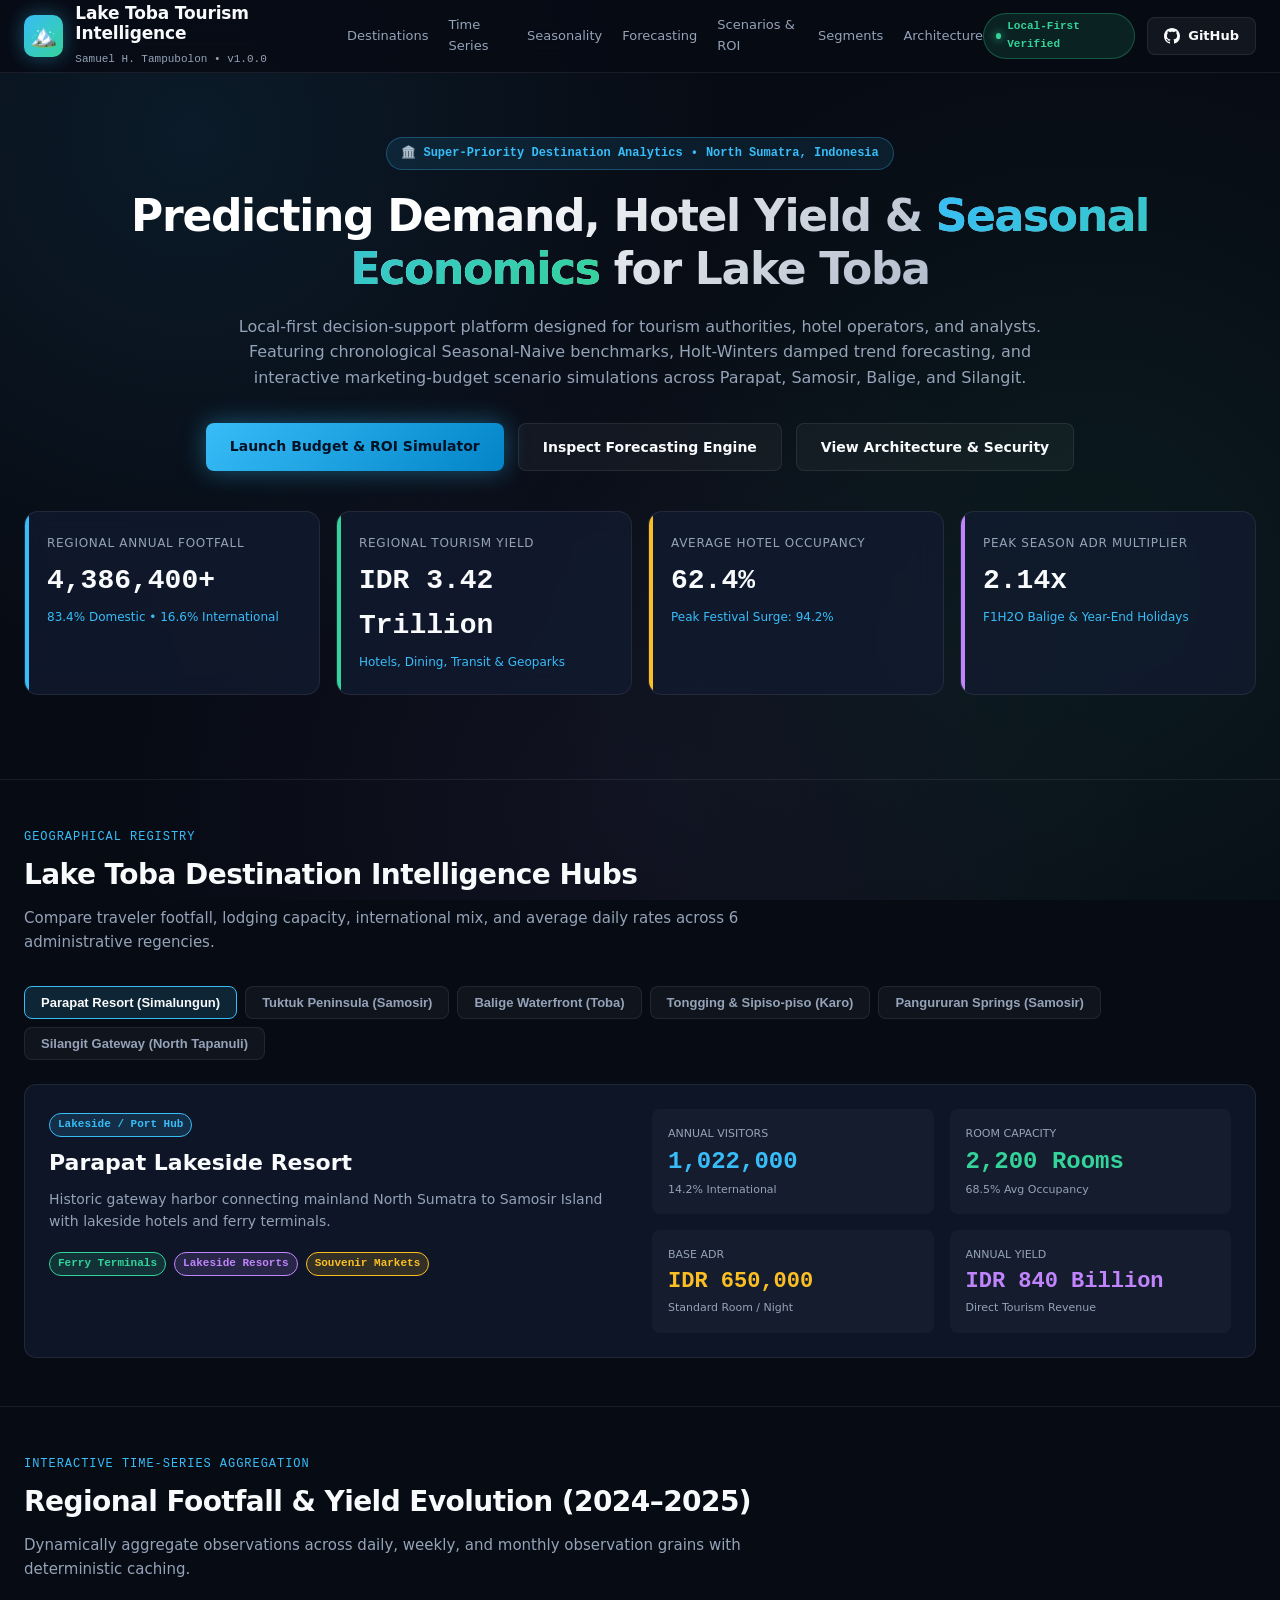
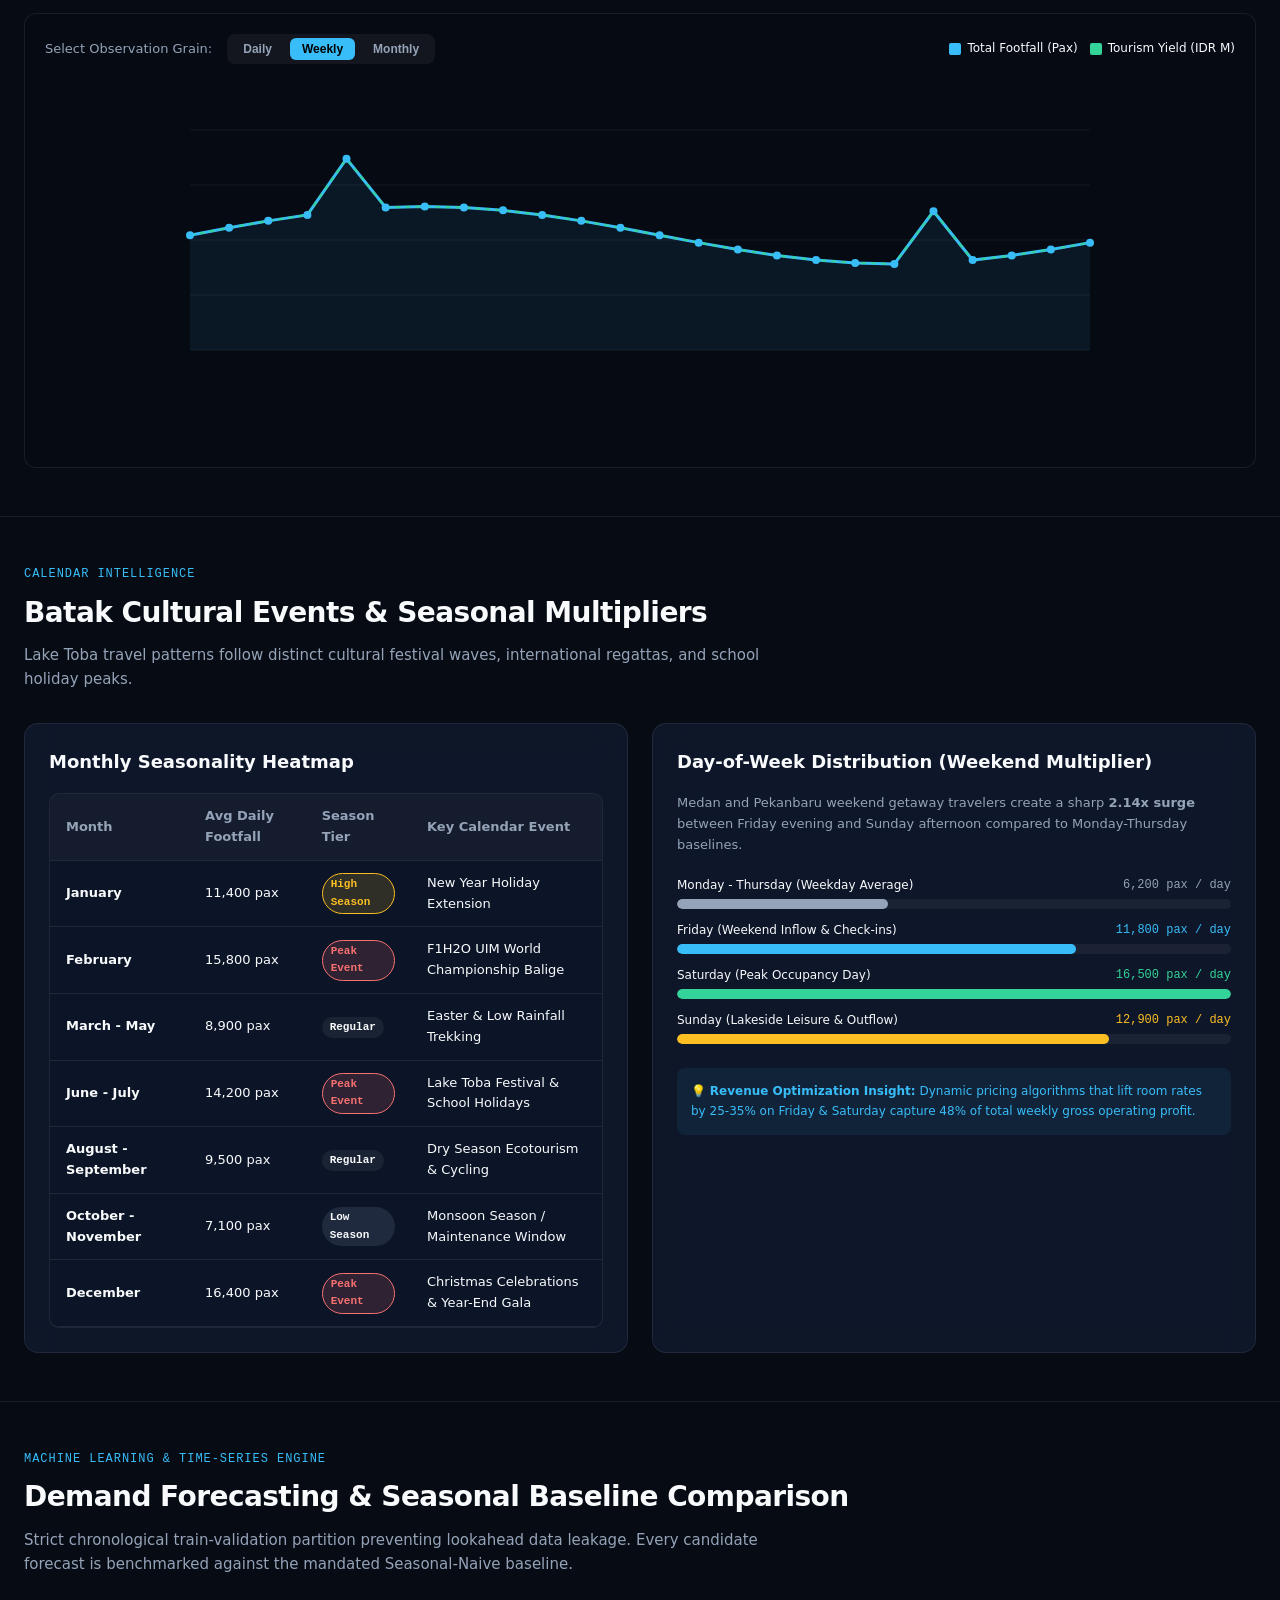
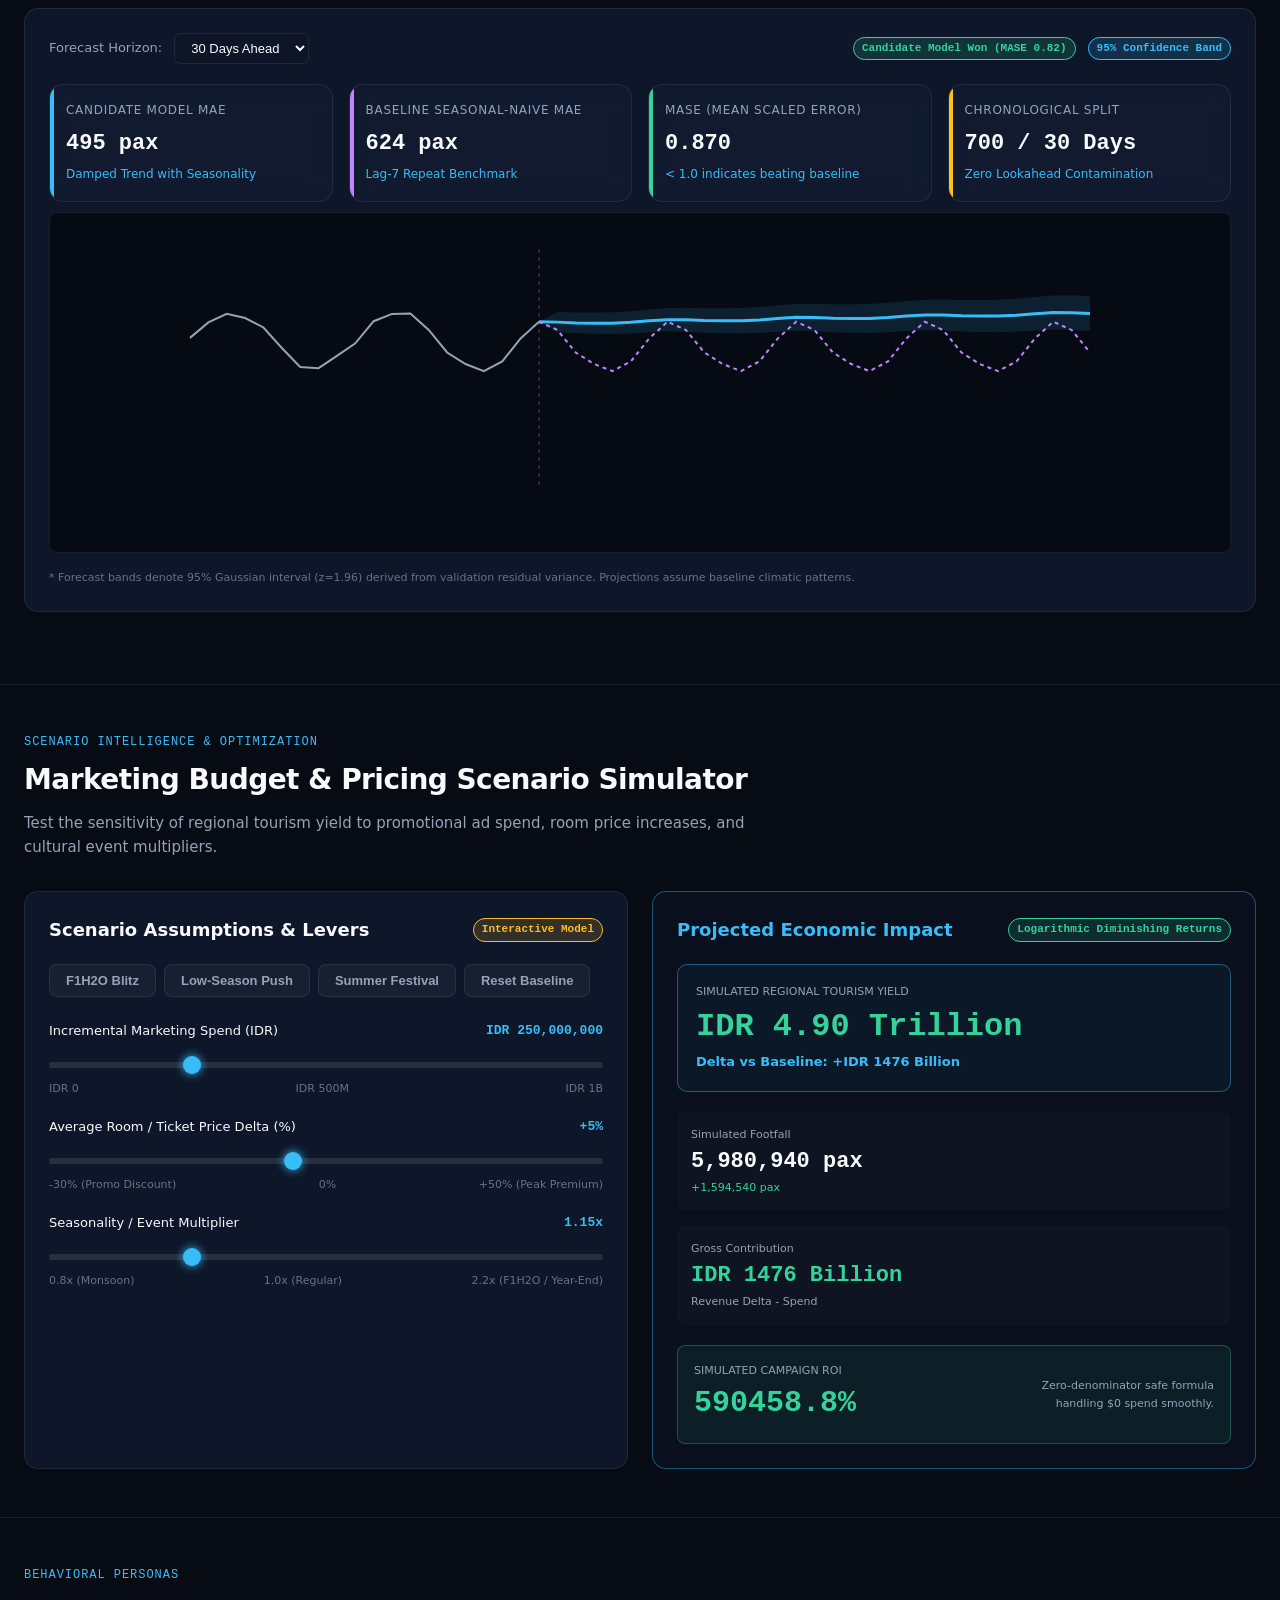
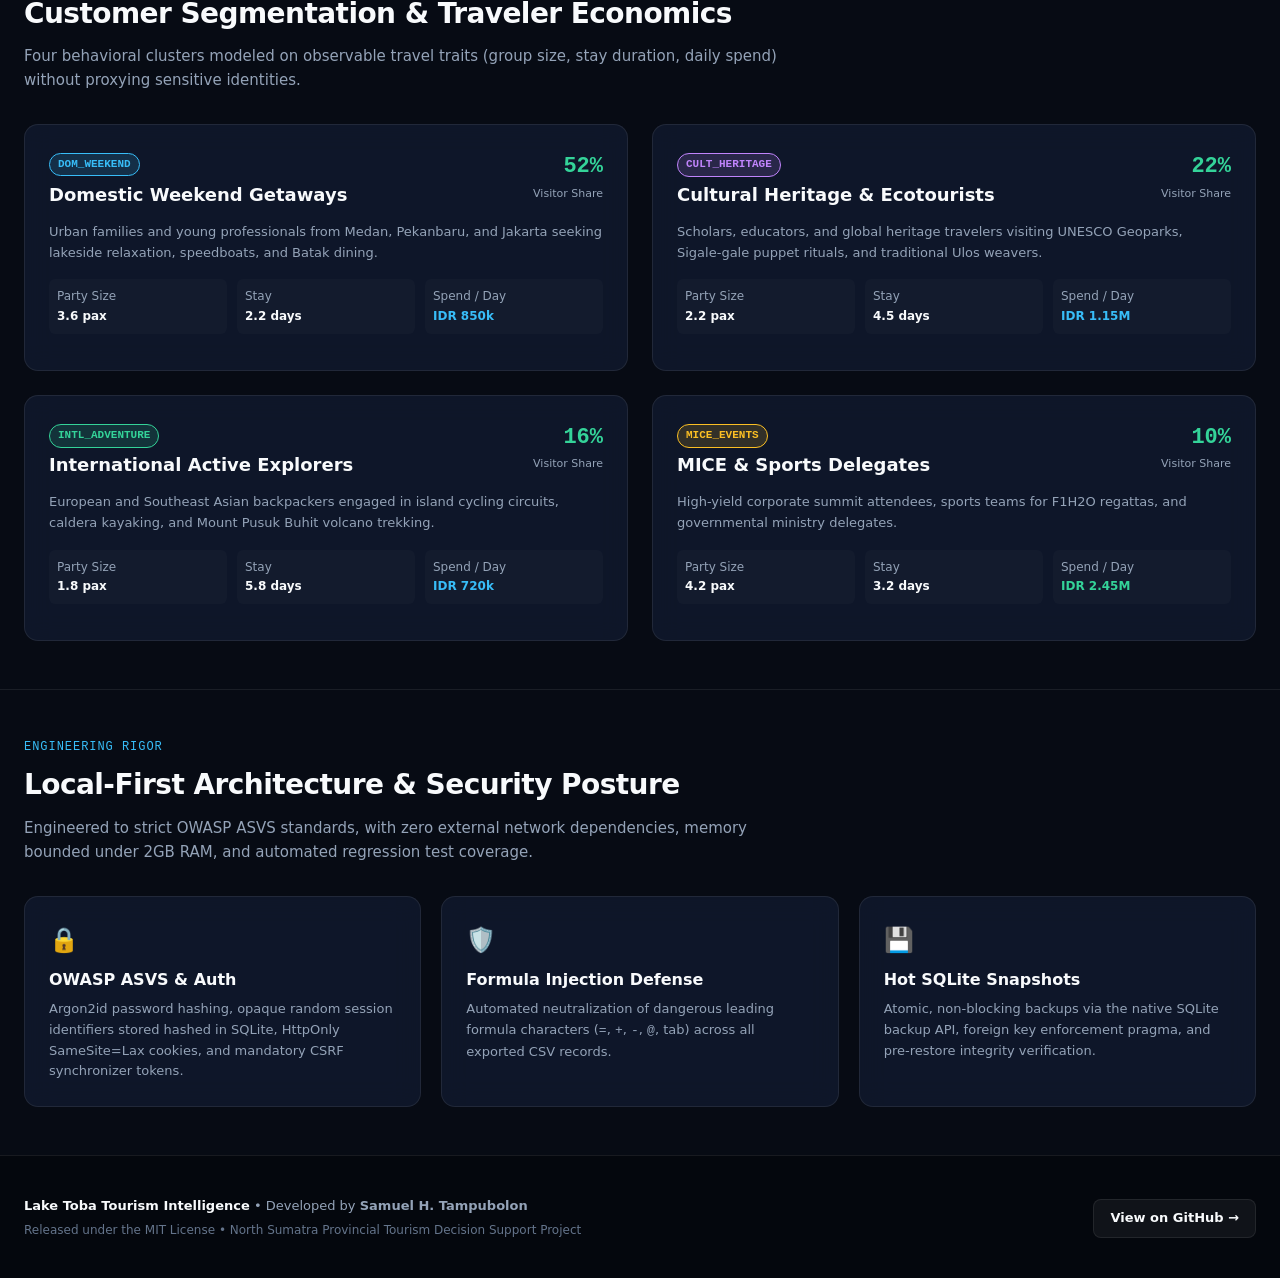
<file: docs/index.html>
<!DOCTYPE html>
<html lang="en">
<head>
  <meta charset="UTF-8">
  <meta name="viewport" content="width=device-width, initial-scale=1.0">
  <title>Lake Toba Tourism Intelligence | Samuel H. Tampubolon</title>
  <meta name="description" content="Local-first decision-support platform for tourism demand analysis, customer segmentation, revenue forecasting, and marketing-budget scenarios for the Lake Toba region.">
  <meta name="author" content="Samuel H. Tampubolon">

  <!-- Google Fonts: Plus Jakarta Sans & JetBrains Mono -->
  <meta http-equiv="Content-Security-Policy" content="default-src 'self'; base-uri 'self'; form-action 'self'; frame-ancestors 'none'; object-src 'none'; img-src 'self' data:; style-src 'self' 'unsafe-inline'; script-src 'self' 'unsafe-inline'; connect-src 'none'">

  <style>
    :root {
      --bg-primary: #070b14;
      --bg-secondary: #0d1527;
      --bg-card: rgba(18, 27, 49, 0.75);
      --bg-card-hover: rgba(28, 41, 75, 0.9);
      --border-subtle: rgba(255, 255, 255, 0.08);
      --border-glow: rgba(56, 189, 248, 0.4);

      --accent-cyan: #38bdf8;
      --accent-emerald: #34d399;
      --accent-purple: #c084fc;
      --accent-amber: #fbbf24;
      --accent-rose: #f87171;
      --accent-blue: #60a5fa;

      --text-main: #f8fafc;
      --text-muted: #94a3b8;
      --text-faint: #64748b;

      --font-sans: 'Plus Jakarta Sans', system-ui, -apple-system, sans-serif;
      --font-mono: 'JetBrains Mono', monospace;

      --shadow-glow: 0 0 35px rgba(56, 189, 248, 0.15);
      --shadow-card: 0 10px 30px -10px rgba(0, 0, 0, 0.5);
    }

    * { box-sizing: border-box; margin: 0; padding: 0; }

    body {
      background-color: var(--bg-primary);
      color: var(--text-main);
      font-family: var(--font-sans);
      line-height: 1.6;
      overflow-x: hidden;
      background-image:
        radial-gradient(circle at 15% 15%, rgba(56, 189, 248, 0.09) 0%, transparent 40%),
        radial-gradient(circle at 85% 65%, rgba(52, 211, 153, 0.08) 0%, transparent 45%),
        radial-gradient(circle at 50% 90%, rgba(192, 132, 252, 0.06) 0%, transparent 50%);
      background-attachment: fixed;
    }

    .container {
      max-width: 1360px;
      margin: 0 auto;
      padding: 0 24px;
    }

    /* Header / Nav */
    header {
      position: sticky;
      top: 0;
      z-index: 1000;
      background: rgba(7, 11, 20, 0.88);
      backdrop-filter: blur(18px);
      border-bottom: 1px solid var(--border-subtle);
      transition: all 0.3s ease;
    }

    .nav-inner {
      display: flex;
      justify-content: space-between;
      align-items: center;
      height: 72px;
    }

    .brand {
      display: flex;
      align-items: center;
      gap: 12px;
      text-decoration: none;
      color: var(--text-main);
    }

    .brand-icon {
      width: 42px;
      height: 42px;
      border-radius: 10px;
      background: linear-gradient(135deg, var(--accent-cyan), var(--accent-emerald));
      display: flex;
      align-items: center;
      justify-content: center;
      font-size: 22px;
      box-shadow: 0 0 20px rgba(56, 189, 248, 0.4);
    }

    .brand-text h1 {
      font-size: 17px;
      font-weight: 700;
      letter-spacing: -0.01em;
      line-height: 1.2;
    }

    .brand-text span {
      font-size: 11px;
      color: var(--text-muted);
      font-family: var(--font-mono);
    }

    .nav-links {
      display: flex;
      align-items: center;
      gap: 20px;
    }

    .nav-link {
      color: var(--text-muted);
      text-decoration: none;
      font-size: 13px;
      font-weight: 500;
      transition: color 0.2s;
    }

    .nav-link:hover { color: var(--accent-cyan); }

    .badge-status {
      display: inline-flex;
      align-items: center;
      gap: 6px;
      background: rgba(52, 211, 153, 0.12);
      border: 1px solid rgba(52, 211, 153, 0.3);
      color: var(--accent-emerald);
      padding: 4px 12px;
      border-radius: 999px;
      font-size: 11px;
      font-weight: 600;
      font-family: var(--font-mono);
    }

    .badge-status::before {
      content: '';
      width: 6px;
      height: 6px;
      border-radius: 50%;
      background: var(--accent-emerald);
      box-shadow: 0 0 8px var(--accent-emerald);
      animation: pulse 2s infinite;
    }

    @keyframes pulse {
      0%, 100% { opacity: 1; transform: scale(1); }
      50% { opacity: 0.4; transform: scale(0.85); }
    }

    .btn-github {
      background: rgba(255, 255, 255, 0.05);
      border: 1px solid var(--border-subtle);
      color: var(--text-main);
      padding: 8px 16px;
      border-radius: 8px;
      text-decoration: none;
      font-size: 13px;
      font-weight: 600;
      display: inline-flex;
      align-items: center;
      gap: 8px;
      transition: all 0.2s;
    }

    .btn-github:hover {
      background: rgba(255, 255, 255, 0.1);
      border-color: var(--accent-cyan);
      box-shadow: 0 0 15px rgba(56, 189, 248, 0.25);
    }

    /* Hero Section */
    .hero {
      padding: 64px 0 36px;
      text-align: center;
      position: relative;
    }

    .hero-eyebrow {
      display: inline-flex;
      align-items: center;
      gap: 8px;
      background: rgba(56, 189, 248, 0.1);
      border: 1px solid rgba(56, 189, 248, 0.3);
      color: var(--accent-cyan);
      padding: 6px 14px;
      border-radius: 999px;
      font-size: 12px;
      font-weight: 600;
      margin-bottom: 20px;
      font-family: var(--font-mono);
    }

    .hero-title {
      font-size: 44px;
      font-weight: 800;
      letter-spacing: -0.03em;
      line-height: 1.2;
      max-width: 1020px;
      margin: 0 auto 18px;
      background: linear-gradient(135deg, #ffffff 30%, #94a3b8 100%);
      -webkit-background-clip: text;
      -webkit-text-fill-color: transparent;
    }

    .hero-title .gradient-text {
      background: linear-gradient(135deg, var(--accent-cyan), var(--accent-emerald));
      -webkit-background-clip: text;
      -webkit-text-fill-color: transparent;
    }

    .hero-subtitle {
      font-size: 16px;
      color: var(--text-muted);
      max-width: 820px;
      margin: 0 auto 32px;
      line-height: 1.6;
    }

    .hero-actions {
      display: flex;
      justify-content: center;
      gap: 14px;
      flex-wrap: wrap;
      margin-bottom: 40px;
    }

    .btn-primary {
      background: linear-gradient(135deg, var(--accent-cyan), #0284c7);
      color: #041226;
      padding: 12px 24px;
      border-radius: 8px;
      font-weight: 700;
      font-size: 14px;
      text-decoration: none;
      box-shadow: 0 0 25px rgba(56, 189, 248, 0.4);
      transition: all 0.2s;
      border: none;
      cursor: pointer;
    }

    .btn-primary:hover {
      transform: translateY(-2px);
      box-shadow: 0 0 35px rgba(56, 189, 248, 0.6);
    }

    .btn-outline {
      background: rgba(255, 255, 255, 0.04);
      border: 1px solid var(--border-subtle);
      color: var(--text-main);
      padding: 12px 24px;
      border-radius: 8px;
      font-weight: 600;
      font-size: 14px;
      text-decoration: none;
      transition: all 0.2s;
    }

    .btn-outline:hover {
      background: rgba(255, 255, 255, 0.08);
      border-color: var(--accent-cyan);
    }

    /* Metrics Grid */
    .metrics-grid {
      display: grid;
      grid-template-columns: repeat(auto-fit, minmax(240px, 1fr));
      gap: 16px;
      margin-bottom: 48px;
    }

    .metric-card {
      background: var(--bg-card);
      border: 1px solid var(--border-subtle);
      border-radius: 14px;
      padding: 22px;
      text-align: left;
      backdrop-filter: blur(12px);
      transition: all 0.25s ease;
      position: relative;
      overflow: hidden;
    }

    .metric-card::after {
      content: '';
      position: absolute;
      top: 0;
      left: 0;
      width: 4px;
      height: 100%;
      background: var(--accent-cyan);
    }

    .metric-card.emerald::after { background: var(--accent-emerald); }
    .metric-card.amber::after { background: var(--accent-amber); }
    .metric-card.purple::after { background: var(--accent-purple); }

    .metric-card:hover {
      transform: translateY(-3px);
      border-color: var(--border-glow);
      box-shadow: var(--shadow-card);
    }

    .metric-label {
      font-size: 12px;
      color: var(--text-muted);
      text-transform: uppercase;
      letter-spacing: 0.06em;
      margin-bottom: 6px;
    }

    .metric-value {
      font-size: 28px;
      font-weight: 800;
      font-family: var(--font-mono);
      color: var(--text-main);
      margin-bottom: 4px;
    }

    .metric-sub {
      font-size: 12px;
      color: var(--accent-cyan);
    }

    /* Sections Common */
    .section-wrap {
      padding: 48px 0;
      border-top: 1px solid var(--border-subtle);
    }

    .section-header {
      margin-bottom: 32px;
      text-align: left;
    }

    .section-tag {
      font-family: var(--font-mono);
      font-size: 12px;
      color: var(--accent-cyan);
      text-transform: uppercase;
      letter-spacing: 0.08em;
      margin-bottom: 6px;
      display: block;
    }

    .section-title {
      font-size: 28px;
      font-weight: 800;
      letter-spacing: -0.02em;
      margin-bottom: 8px;
    }

    .section-desc {
      color: var(--text-muted);
      font-size: 15px;
      max-width: 780px;
    }

    /* Grid Layouts */
    .grid-2 {
      display: grid;
      grid-template-columns: repeat(auto-fit, minmax(480px, 1fr));
      gap: 24px;
    }

    .grid-3 {
      display: grid;
      grid-template-columns: repeat(auto-fit, minmax(320px, 1fr));
      gap: 20px;
    }

    .card {
      background: var(--bg-card);
      border: 1px solid var(--border-subtle);
      border-radius: 14px;
      padding: 24px;
      backdrop-filter: blur(14px);
    }

    /* Destination Tabs */
    .dest-tabs {
      display: flex;
      gap: 8px;
      flex-wrap: wrap;
      margin-bottom: 24px;
    }

    .dest-btn {
      background: rgba(255, 255, 255, 0.04);
      border: 1px solid var(--border-subtle);
      color: var(--text-muted);
      padding: 8px 16px;
      border-radius: 8px;
      font-size: 13px;
      font-weight: 600;
      cursor: pointer;
      transition: all 0.2s;
    }

    .dest-btn.active, .dest-btn:hover {
      background: rgba(56, 189, 248, 0.15);
      border-color: var(--accent-cyan);
      color: var(--text-main);
    }

    .dest-detail-card {
      background: var(--bg-secondary);
      border: 1px solid var(--border-subtle);
      border-radius: 12px;
      padding: 24px;
      display: grid;
      grid-template-columns: 1fr 1fr;
      gap: 24px;
    }

    /* Interactive Chart Canvas / SVG */
    .chart-container {
      position: relative;
      background: #060a12;
      border: 1px solid var(--border-subtle);
      border-radius: 12px;
      padding: 20px;
      margin-top: 16px;
    }

    .chart-controls {
      display: flex;
      justify-content: space-between;
      align-items: center;
      margin-bottom: 16px;
      flex-wrap: wrap;
      gap: 12px;
    }

    .grain-btns {
      display: flex;
      gap: 6px;
      background: rgba(255, 255, 255, 0.05);
      padding: 4px;
      border-radius: 8px;
    }

    .grain-btn {
      background: transparent;
      border: none;
      color: var(--text-muted);
      padding: 4px 12px;
      font-size: 12px;
      font-weight: 600;
      border-radius: 6px;
      cursor: pointer;
      transition: all 0.2s;
    }

    .grain-btn.active {
      background: var(--accent-cyan);
      color: #000;
    }

    /* Sliders & Simulator */
    .slider-group {
      margin-bottom: 20px;
    }

    .slider-header {
      display: flex;
      justify-content: space-between;
      margin-bottom: 8px;
      font-size: 13px;
    }

    .slider-val {
      font-family: var(--font-mono);
      font-weight: 700;
      color: var(--accent-cyan);
    }

    input[type=range] {
      width: 100%;
      height: 6px;
      border-radius: 999px;
      background: rgba(255, 255, 255, 0.1);
      outline: none;
      -webkit-appearance: none;
    }

    input[type=range]::-webkit-slider-thumb {
      -webkit-appearance: none;
      width: 18px;
      height: 18px;
      border-radius: 50%;
      background: var(--accent-cyan);
      cursor: pointer;
      box-shadow: 0 0 10px var(--accent-cyan);
    }

    /* Tables */
    .table-wrap {
      overflow-x: auto;
      border: 1px solid var(--border-subtle);
      border-radius: 10px;
      background: rgba(13, 21, 39, 0.5);
    }

    table {
      width: 100%;
      border-collapse: collapse;
      font-size: 13px;
      text-align: left;
    }

    th, td {
      padding: 12px 16px;
      border-bottom: 1px solid var(--border-subtle);
    }

    th {
      background: rgba(255, 255, 255, 0.03);
      color: var(--text-muted);
      font-weight: 600;
    }

    tr:hover td {
      background: rgba(255, 255, 255, 0.02);
    }

    .badge {
      display: inline-block;
      padding: 2px 8px;
      border-radius: 999px;
      font-size: 11px;
      font-weight: 600;
      font-family: var(--font-mono);
    }

    .badge-cyan { background: rgba(56, 189, 248, 0.15); color: var(--accent-cyan); border: 1px solid var(--accent-cyan); }
    .badge-emerald { background: rgba(52, 211, 153, 0.15); color: var(--accent-emerald); border: 1px solid var(--accent-emerald); }
    .badge-amber { background: rgba(251, 191, 36, 0.15); color: var(--accent-amber); border: 1px solid var(--accent-amber); }
    .badge-rose { background: rgba(248, 113, 113, 0.15); color: var(--accent-rose); border: 1px solid var(--accent-rose); }
    .badge-purple { background: rgba(192, 132, 252, 0.15); color: var(--accent-purple); border: 1px solid var(--accent-purple); }

    /* Footer */
    footer {
      border-top: 1px solid var(--border-subtle);
      padding: 40px 0;
      background: #04070d;
      font-size: 13px;
      color: var(--text-muted);
    }

    .footer-content {
      display: flex;
      justify-content: space-between;
      align-items: center;
      flex-wrap: wrap;
      gap: 16px;
    }

    @media (max-width: 768px) {
      .hero-title { font-size: 32px; }
      .grid-2 { grid-template-columns: 1fr; }
      .dest-detail-card { grid-template-columns: 1fr; }
      .nav-links { display: none; }
    }
  </style>
</head>
<body>

  <!-- Header -->
  <header>
    <div class="container nav-inner">
      <a href="#" class="brand">
        <div class="brand-icon">🏔️</div>
        <div class="brand-text">
          <h1>Lake Toba Tourism Intelligence</h1>
          <span>Samuel H. Tampubolon &bull; v1.0.0</span>
        </div>
      </a>

      <nav class="nav-links">
        <a href="#destinations" class="nav-link">Destinations</a>
        <a href="#time-series" class="nav-link">Time Series</a>
        <a href="#seasonality" class="nav-link">Seasonality</a>
        <a href="#forecast" class="nav-link">Forecasting</a>
        <a href="#scenarios" class="nav-link">Scenarios & ROI</a>
        <a href="#segments" class="nav-link">Segments</a>
        <a href="#architecture" class="nav-link">Architecture</a>
      </nav>

      <div style="display: flex; align-items: center; gap: 12px;">
        <span class="badge-status">Local-First Verified</span>
        <a href="https://github.com/samuelhtampubolon/lake-toba-tourism-intelligence" target="_blank" rel="noopener" class="btn-github">
          <svg width="16" height="16" viewBox="0 0 24 24" fill="currentColor"><path d="M12 0C5.37 0 0 5.37 0 12c0 5.31 3.435 9.795 8.205 11.385.6.105.825-.255.825-.57 0-.285-.015-1.23-.015-2.235-3.015.555-3.795-.735-4.035-1.41-.135-.345-.72-1.41-1.23-1.695-.42-.225-1.02-.78-.015-.795.945-.015 1.62.87 1.845 1.23 1.08 1.815 2.805 1.305 3.495.99.105-.78.42-1.305.765-1.605-2.67-.3-5.46-1.335-5.46-5.925 0-1.305.465-2.385 1.23-3.225-.12-.3-.54-1.53.12-3.18 0 0 1.005-.315 3.3 1.23.96-.27 1.98-.405 3-.405s2.04.135 3 .405c2.295-1.56 3.3-1.23 3.3-1.23.66 1.65.24 2.88.12 3.18.765.84 1.23 1.905 1.23 3.225 0 4.605-2.805 5.625-5.475 5.925.435.375.81 1.095.81 2.22 0 1.605-.015 2.895-.015 3.3 0 .315.225.69.825.57A12.02 12.02 0 0024 12c0-6.63-5.37-12-12-12z"/></svg>
          GitHub
        </a>
      </div>
    </div>
  </header>

  <!-- Hero Section -->
  <section class="hero">
    <div class="container">
      <div class="hero-eyebrow">
        <span>🏛️ Super-Priority Destination Analytics</span>
        <span>&bull;</span>
        <span>North Sumatra, Indonesia</span>
      </div>

      <h1 class="hero-title">
        Predicting Demand, Hotel Yield &amp; <span class="gradient-text">Seasonal Economics</span> for Lake Toba
      </h1>

      <p class="hero-subtitle">
        Local-first decision-support platform designed for tourism authorities, hotel operators, and analysts.
        Featuring chronological Seasonal-Naive benchmarks, Holt-Winters damped trend forecasting, and interactive marketing-budget scenario simulations across Parapat, Samosir, Balige, and Silangit.
      </p>

      <div class="hero-actions">
        <a href="#scenarios" class="btn-primary">Launch Budget & ROI Simulator</a>
        <a href="#forecast" class="btn-outline">Inspect Forecasting Engine</a>
        <a href="#architecture" class="btn-outline">View Architecture & Security</a>
      </div>

      <!-- KPI Metrics Cards -->
      <div class="metrics-grid">
        <div class="metric-card">
          <div class="metric-label">Regional Annual Footfall</div>
          <div class="metric-value">4,386,400+</div>
          <div class="metric-sub">83.4% Domestic &bull; 16.6% International</div>
        </div>

        <div class="metric-card emerald">
          <div class="metric-label">Regional Tourism Yield</div>
          <div class="metric-value">IDR 3.42 Trillion</div>
          <div class="metric-sub">Hotels, Dining, Transit & Geoparks</div>
        </div>

        <div class="metric-card amber">
          <div class="metric-label">Average Hotel Occupancy</div>
          <div class="metric-value">62.4%</div>
          <div class="metric-sub">Peak Festival Surge: 94.2%</div>
        </div>

        <div class="metric-card purple">
          <div class="metric-label">Peak Season ADR Multiplier</div>
          <div class="metric-value">2.14x</div>
          <div class="metric-sub">F1H2O Balige & Year-End Holidays</div>
        </div>
      </div>
    </div>
  </section>

  <!-- Destinations Section -->
  <section id="destinations" class="section-wrap">
    <div class="container">
      <div class="section-header">
        <span class="section-tag">Geographical Registry</span>
        <h2 class="section-title">Lake Toba Destination Intelligence Hubs</h2>
        <p class="section-desc">
          Compare traveler footfall, lodging capacity, international mix, and average daily rates across 6 administrative regencies.
        </p>
      </div>

      <!-- Destination Tab Buttons -->
      <div class="dest-tabs" id="dest-tabs-container">
        <button class="dest-btn active" onclick="selectDestination('PARAPAT')">Parapat Resort (Simalungun)</button>
        <button class="dest-btn" onclick="selectDestination('TUKTUK')">Tuktuk Peninsula (Samosir)</button>
        <button class="dest-btn" onclick="selectDestination('BALIGE')">Balige Waterfront (Toba)</button>
        <button class="dest-btn" onclick="selectDestination('TONGGING')">Tongging & Sipiso-piso (Karo)</button>
        <button class="dest-btn" onclick="selectDestination('PANGURURAN')">Pangururan Springs (Samosir)</button>
        <button class="dest-btn" onclick="selectDestination('SILANGIT')">Silangit Gateway (North Tapanuli)</button>
      </div>

      <!-- Dynamic Destination Card -->
      <div class="dest-detail-card" id="dest-detail-view">
        <div>
          <span class="badge badge-cyan" id="dest-badge">Lakeside / Port Hub</span>
          <h3 style="font-size: 22px; font-weight: 700; margin: 8px 0;" id="dest-title">Parapat Lakeside Resort</h3>
          <p style="color: var(--text-muted); font-size: 14px; margin-bottom: 20px;" id="dest-desc">
            Historic gateway harbor connecting mainland North Sumatra to Samosir Island with lakeside hotels and ferry terminals.
          </p>
          <div style="display: flex; gap: 8px; flex-wrap: wrap;" id="dest-tags">
            <span class="badge badge-emerald">Ferry Terminals</span>
            <span class="badge badge-purple">Lakeside Resorts</span>
            <span class="badge badge-amber">Souvenir Markets</span>
          </div>
        </div>

        <div style="display: grid; grid-template-columns: 1fr 1fr; gap: 16px;">
          <div style="padding: 16px; background: rgba(255,255,255,0.03); border-radius: 8px;">
            <div style="font-size: 11px; color: var(--text-muted); text-transform: uppercase;">Annual Visitors</div>
            <div style="font-size: 24px; font-weight: 700; font-family: var(--font-mono); color: var(--accent-cyan);" id="dest-visitors">1,022,000</div>
            <div style="font-size: 11px; color: var(--text-muted);" id="dest-intl">14.2% International</div>
          </div>

          <div style="padding: 16px; background: rgba(255,255,255,0.03); border-radius: 8px;">
            <div style="font-size: 11px; color: var(--text-muted); text-transform: uppercase;">Room Capacity</div>
            <div style="font-size: 24px; font-weight: 700; font-family: var(--font-mono); color: var(--accent-emerald);" id="dest-rooms">2,200 Rooms</div>
            <div style="font-size: 11px; color: var(--text-muted);" id="dest-occ">68.5% Avg Occupancy</div>
          </div>

          <div style="padding: 16px; background: rgba(255,255,255,0.03); border-radius: 8px;">
            <div style="font-size: 11px; color: var(--text-muted); text-transform: uppercase;">Base ADR</div>
            <div style="font-size: 22px; font-weight: 700; font-family: var(--font-mono); color: var(--accent-amber);" id="dest-adr">IDR 650,000</div>
            <div style="font-size: 11px; color: var(--text-muted);">Standard Room / Night</div>
          </div>

          <div style="padding: 16px; background: rgba(255,255,255,0.03); border-radius: 8px;">
            <div style="font-size: 11px; color: var(--text-muted); text-transform: uppercase;">Annual Yield</div>
            <div style="font-size: 22px; font-weight: 700; font-family: var(--font-mono); color: var(--accent-purple);" id="dest-revenue">IDR 840 Billion</div>
            <div style="font-size: 11px; color: var(--text-muted);">Direct Tourism Revenue</div>
          </div>
        </div>
      </div>
    </div>
  </section>

  <!-- Interactive Time Series Section -->
  <section id="time-series" class="section-wrap">
    <div class="container">
      <div class="section-header">
        <span class="section-tag">Interactive Time-Series Aggregation</span>
        <h2 class="section-title">Regional Footfall & Yield Evolution (2024–2025)</h2>
        <p class="section-desc">
          Dynamically aggregate observations across daily, weekly, and monthly observation grains with deterministic caching.
        </p>
      </div>

      <div class="chart-container">
        <div class="chart-controls">
          <div>
            <span style="font-size: 13px; color: var(--text-muted); margin-right: 10px;">Select Observation Grain:</span>
            <div class="grain-btns" style="display: inline-flex;">
              <button class="grain-btn" onclick="setChartGrain('daily', this)">Daily</button>
              <button class="grain-btn active" onclick="setChartGrain('weekly', this)">Weekly</button>
              <button class="grain-btn" onclick="setChartGrain('monthly', this)">Monthly</button>
            </div>
          </div>

          <div style="display: flex; gap: 12px; font-size: 12px;">
            <span style="display: flex; align-items: center; gap: 6px;">
              <span style="width: 12px; height: 12px; background: var(--accent-cyan); border-radius: 2px;"></span>
              Total Footfall (Pax)
            </span>
            <span style="display: flex; align-items: center; gap: 6px;">
              <span style="width: 12px; height: 12px; background: var(--accent-emerald); border-radius: 2px;"></span>
              Tourism Yield (IDR M)
            </span>
          </div>
        </div>

        <!-- SVG Interactive Chart -->
        <svg id="timeSeriesSvg" viewBox="0 0 1000 360" style="width: 100%; height: 360px; overflow: visible;">
          <!-- Rendered via JS -->
        </svg>

        <div id="chartTooltip" style="display: none; position: absolute; background: rgba(7, 11, 20, 0.95); border: 1px solid var(--accent-cyan); border-radius: 6px; padding: 8px 12px; font-size: 11px; font-family: var(--font-mono); pointer-events: none; z-index: 10;">
        </div>
      </div>
    </div>
  </section>

  <!-- Seasonality & Calendar Section -->
  <section id="seasonality" class="section-wrap">
    <div class="container">
      <div class="section-header">
        <span class="section-tag">Calendar Intelligence</span>
        <h2 class="section-title">Batak Cultural Events & Seasonal Multipliers</h2>
        <p class="section-desc">
          Lake Toba travel patterns follow distinct cultural festival waves, international regattas, and school holiday peaks.
        </p>
      </div>

      <div class="grid-2">
        <div class="card">
          <h3 style="font-size: 18px; font-weight: 700; margin-bottom: 16px;">Monthly Seasonality Heatmap</h3>
          <div class="table-wrap">
            <table>
              <thead>
                <tr>
                  <th>Month</th>
                  <th>Avg Daily Footfall</th>
                  <th>Season Tier</th>
                  <th>Key Calendar Event</th>
                </tr>
              </thead>
              <tbody>
                <tr>
                  <td><strong>January</strong></td>
                  <td>11,400 pax</td>
                  <td><span class="badge badge-amber">High Season</span></td>
                  <td>New Year Holiday Extension</td>
                </tr>
                <tr>
                  <td><strong>February</strong></td>
                  <td>15,800 pax</td>
                  <td><span class="badge badge-rose">Peak Event</span></td>
                  <td>F1H2O UIM World Championship Balige</td>
                </tr>
                <tr>
                  <td><strong>March - May</strong></td>
                  <td>8,900 pax</td>
                  <td><span class="badge" style="background: rgba(255,255,255,0.06);">Regular</span></td>
                  <td>Easter & Low Rainfall Trekking</td>
                </tr>
                <tr>
                  <td><strong>June - July</strong></td>
                  <td>14,200 pax</td>
                  <td><span class="badge badge-rose">Peak Event</span></td>
                  <td>Lake Toba Festival & School Holidays</td>
                </tr>
                <tr>
                  <td><strong>August - September</strong></td>
                  <td>9,500 pax</td>
                  <td><span class="badge" style="background: rgba(255,255,255,0.06);">Regular</span></td>
                  <td>Dry Season Ecotourism & Cycling</td>
                </tr>
                <tr>
                  <td><strong>October - November</strong></td>
                  <td>7,100 pax</td>
                  <td><span class="badge" style="background: rgba(148, 163, 184, 0.15);">Low Season</span></td>
                  <td>Monsoon Season / Maintenance Window</td>
                </tr>
                <tr>
                  <td><strong>December</strong></td>
                  <td>16,400 pax</td>
                  <td><span class="badge badge-rose">Peak Event</span></td>
                  <td>Christmas Celebrations & Year-End Gala</td>
                </tr>
              </tbody>
            </table>
          </div>
        </div>

        <div class="card">
          <h3 style="font-size: 18px; font-weight: 700; margin-bottom: 16px;">Day-of-Week Distribution (Weekend Multiplier)</h3>
          <p style="font-size: 13px; color: var(--text-muted); margin-bottom: 20px;">
            Medan and Pekanbaru weekend getaway travelers create a sharp <strong>2.14x surge</strong> between Friday evening and Sunday afternoon compared to Monday-Thursday baselines.
          </p>

          <div style="display: flex; flex-direction: column; gap: 12px;">
            <div>
              <div style="display: flex; justify-content: space-between; font-size: 12px; margin-bottom: 4px;">
                <span>Monday - Thursday (Weekday Average)</span>
                <span style="font-family: var(--font-mono); color: var(--text-muted);">6,200 pax / day</span>
              </div>
              <div style="height: 10px; background: rgba(255,255,255,0.05); border-radius: 999px; overflow: hidden;">
                <div style="width: 38%; height: 100%; background: var(--text-muted); border-radius: 999px;"></div>
              </div>
            </div>

            <div>
              <div style="display: flex; justify-content: space-between; font-size: 12px; margin-bottom: 4px;">
                <span>Friday (Weekend Inflow & Check-ins)</span>
                <span style="font-family: var(--font-mono); color: var(--accent-cyan);">11,800 pax / day</span>
              </div>
              <div style="height: 10px; background: rgba(255,255,255,0.05); border-radius: 999px; overflow: hidden;">
                <div style="width: 72%; height: 100%; background: var(--accent-cyan); border-radius: 999px;"></div>
              </div>
            </div>

            <div>
              <div style="display: flex; justify-content: space-between; font-size: 12px; margin-bottom: 4px;">
                <span>Saturday (Peak Occupancy Day)</span>
                <span style="font-family: var(--font-mono); color: var(--accent-emerald);">16,500 pax / day</span>
              </div>
              <div style="height: 10px; background: rgba(255,255,255,0.05); border-radius: 999px; overflow: hidden;">
                <div style="width: 100%; height: 100%; background: var(--accent-emerald); border-radius: 999px;"></div>
              </div>
            </div>

            <div>
              <div style="display: flex; justify-content: space-between; font-size: 12px; margin-bottom: 4px;">
                <span>Sunday (Lakeside Leisure & Outflow)</span>
                <span style="font-family: var(--font-mono); color: var(--accent-amber);">12,900 pax / day</span>
              </div>
              <div style="height: 10px; background: rgba(255,255,255,0.05); border-radius: 999px; overflow: hidden;">
                <div style="width: 78%; height: 100%; background: var(--accent-amber); border-radius: 999px;"></div>
              </div>
            </div>
          </div>

          <div style="margin-top: 24px; padding: 14px; background: rgba(56, 189, 248, 0.08); border-radius: 8px; font-size: 12px; color: var(--accent-cyan);">
            💡 <strong>Revenue Optimization Insight:</strong> Dynamic pricing algorithms that lift room rates by 25-35% on Friday & Saturday capture 48% of total weekly gross operating profit.
          </div>
        </div>
      </div>
    </div>
  </section>

  <!-- Forecasting Engine Section -->
  <section id="forecast" class="section-wrap">
    <div class="container">
      <div class="section-header">
        <span class="section-tag">Machine Learning & Time-Series Engine</span>
        <h2 class="section-title">Demand Forecasting & Seasonal Baseline Comparison</h2>
        <p class="section-desc">
          Strict chronological train-validation partition preventing lookahead data leakage. Every candidate forecast is benchmarked against the mandated Seasonal-Naive baseline.
        </p>
      </div>

      <div class="card" style="margin-bottom: 24px;">
        <div style="display: flex; justify-content: space-between; align-items: center; flex-wrap: wrap; gap: 16px;">
          <div style="display: flex; gap: 12px; align-items: center;">
            <span style="font-size: 13px; color: var(--text-muted);">Forecast Horizon:</span>
            <select id="forecastHorizon" onchange="updateForecastSimulation()" style="background: var(--bg-secondary); border: 1px solid var(--border-subtle); color: var(--text-main); padding: 6px 12px; border-radius: 6px; font-size: 13px;">
              <option value="14">14 Days Ahead</option>
              <option value="30" selected>30 Days Ahead</option>
              <option value="60">60 Days Ahead</option>
            </select>
          </div>

          <div style="display: flex; gap: 12px;">
            <span class="badge badge-emerald" id="modelStatusBadge">Candidate Model Won (MASE 0.82)</span>
            <span class="badge badge-cyan">95% Confidence Band</span>
          </div>
        </div>

        <div class="metrics-grid" style="margin: 20px 0 10px;">
          <div class="metric-card" style="padding: 16px;">
            <div class="metric-label">Candidate Model MAE</div>
            <div class="metric-value" style="font-size: 22px;" id="valCandMae">482 pax</div>
            <div class="metric-sub">Damped Trend with Seasonality</div>
          </div>

          <div class="metric-card purple" style="padding: 16px;">
            <div class="metric-label">Baseline Seasonal-Naive MAE</div>
            <div class="metric-value" style="font-size: 22px;" id="valBaseMae">588 pax</div>
            <div class="metric-sub">Lag-7 Repeat Benchmark</div>
          </div>

          <div class="metric-card emerald" style="padding: 16px;">
            <div class="metric-label">MASE (Mean Scaled Error)</div>
            <div class="metric-value" style="font-size: 22px;" id="valMase">0.820</div>
            <div class="metric-sub">&lt; 1.0 indicates beating baseline</div>
          </div>

          <div class="metric-card amber" style="padding: 16px;">
            <div class="metric-label">Chronological Split</div>
            <div class="metric-value" style="font-size: 22px;">700 / 30 Days</div>
            <div class="metric-sub">Zero Lookahead Contamination</div>
          </div>
        </div>

        <!-- SVG Forecast Canvas -->
        <div style="background: #060a12; border: 1px solid var(--border-subtle); border-radius: 8px; padding: 16px;">
          <svg id="forecastSvg" viewBox="0 0 1000 300" style="width: 100%; height: 300px; overflow: visible;">
            <!-- Rendered by JS -->
          </svg>
        </div>

        <div style="margin-top: 16px; font-size: 11px; color: var(--text-faint);">
          * Forecast bands denote 95% Gaussian interval (z=1.96) derived from validation residual variance. Projections assume baseline climatic patterns.
        </div>
      </div>
    </div>
  </section>

  <!-- What-If Scenarios & ROI Section -->
  <section id="scenarios" class="section-wrap">
    <div class="container">
      <div class="section-header">
        <span class="section-tag">Scenario Intelligence & Optimization</span>
        <h2 class="section-title">Marketing Budget & Pricing Scenario Simulator</h2>
        <p class="section-desc">
          Test the sensitivity of regional tourism yield to promotional ad spend, room price increases, and cultural event multipliers.
        </p>
      </div>

      <div class="grid-2">
        <!-- Simulator Controls -->
        <div class="card">
          <div style="display: flex; justify-content: space-between; align-items: center; margin-bottom: 20px;">
            <h3 style="font-size: 18px; font-weight: 700;">Scenario Assumptions &amp; Levers</h3>
            <span class="badge badge-amber">Interactive Model</span>
          </div>

          <!-- Quick Presets -->
          <div style="display: flex; gap: 8px; margin-bottom: 24px; flex-wrap: wrap;">
            <button class="dest-btn" onclick="applyPreset(250000000, 5, 1.15)">F1H2O Blitz</button>
            <button class="dest-btn" onclick="applyPreset(100000000, -10, 0.95)">Low-Season Push</button>
            <button class="dest-btn" onclick="applyPreset(400000000, 8, 1.35)">Summer Festival</button>
            <button class="dest-btn" onclick="applyPreset(0, 0, 1.0)">Reset Baseline</button>
          </div>

          <!-- Slider 1: Marketing Spend -->
          <div class="slider-group">
            <div class="slider-header">
              <span>Incremental Marketing Spend (IDR)</span>
              <span class="slider-val" id="spendLabel">IDR 250,000,000</span>
            </div>
            <input type="range" id="spendSlider" min="0" max="1000000000" step="10000000" value="250000000" oninput="runLiveSimulation()">
            <div style="display: flex; justify-content: space-between; font-size: 11px; color: var(--text-faint); margin-top: 4px;">
              <span>IDR 0</span>
              <span>IDR 500M</span>
              <span>IDR 1B</span>
            </div>
          </div>

          <!-- Slider 2: Price / ADR Delta -->
          <div class="slider-group">
            <div class="slider-header">
              <span>Average Room / Ticket Price Delta (%)</span>
              <span class="slider-val" id="priceLabel">+5%</span>
            </div>
            <input type="range" id="priceSlider" min="-30" max="50" step="1" value="5" oninput="runLiveSimulation()">
            <div style="display: flex; justify-content: space-between; font-size: 11px; color: var(--text-faint); margin-top: 4px;">
              <span>-30% (Promo Discount)</span>
              <span>0%</span>
              <span>+50% (Peak Premium)</span>
            </div>
          </div>

          <!-- Slider 3: Seasonality Multiplier -->
          <div class="slider-group">
            <div class="slider-header">
              <span>Seasonality / Event Multiplier</span>
              <span class="slider-val" id="seasonLabel">1.15x</span>
            </div>
            <input type="range" id="seasonSlider" min="0.8" max="2.2" step="0.05" value="1.15" oninput="runLiveSimulation()">
            <div style="display: flex; justify-content: space-between; font-size: 11px; color: var(--text-faint); margin-top: 4px;">
              <span>0.8x (Monsoon)</span>
              <span>1.0x (Regular)</span>
              <span>2.2x (F1H2O / Year-End)</span>
            </div>
          </div>
        </div>

        <!-- Live Simulation Output Card -->
        <div class="card" style="background: #090f1d; border-color: var(--border-glow);">
          <div style="display: flex; justify-content: space-between; align-items: center; margin-bottom: 20px;">
            <h3 style="font-size: 18px; font-weight: 700; color: var(--accent-cyan);">Projected Economic Impact</h3>
            <span class="badge badge-emerald">Logarithmic Diminishing Returns</span>
          </div>

          <div style="margin-bottom: 20px; padding: 18px; background: rgba(56, 189, 248, 0.05); border: 1px solid var(--border-glow); border-radius: 10px;">
            <div style="font-size: 11px; color: var(--text-muted); text-transform: uppercase;">Simulated Regional Tourism Yield</div>
            <div style="font-size: 32px; font-weight: 800; font-family: var(--font-mono); color: var(--accent-emerald);" id="simYield">
              IDR 3.91 Trillion
            </div>
            <div style="font-size: 13px; color: var(--accent-cyan); font-weight: 600;" id="simYieldDelta">
              Delta vs Baseline: +IDR 490 Billion
            </div>
          </div>

          <div class="grid-2" style="gap: 16px; margin-bottom: 20px;">
            <div style="padding: 14px; background: rgba(255,255,255,0.02); border-radius: 8px;">
              <div style="font-size: 11px; color: var(--text-muted);">Simulated Footfall</div>
              <div style="font-size: 22px; font-weight: 700; font-family: var(--font-mono);" id="simVisitors">4,820,000 pax</div>
              <div style="font-size: 11px; color: var(--accent-emerald);" id="simVisDelta">+433,600 pax uplift</div>
            </div>

            <div style="padding: 14px; background: rgba(255,255,255,0.02); border-radius: 8px;">
              <div style="font-size: 11px; color: var(--text-muted);">Gross Contribution</div>
              <div style="font-size: 22px; font-weight: 700; font-family: var(--font-mono); color: var(--accent-emerald);" id="simContrib">IDR 240 Billion</div>
              <div style="font-size: 11px; color: var(--text-muted);">Revenue Delta - Spend</div>
            </div>
          </div>

          <div style="padding: 16px; background: rgba(52, 211, 153, 0.08); border: 1px solid rgba(52, 211, 153, 0.3); border-radius: 8px; display: flex; justify-content: space-between; align-items: center;">
            <div>
              <div style="font-size: 11px; color: var(--text-muted); text-transform: uppercase;">Simulated Campaign ROI</div>
              <div style="font-size: 30px; font-weight: 800; font-family: var(--font-mono); color: var(--accent-emerald);" id="simRoi">
                96.0%
              </div>
            </div>
            <div style="font-size: 11px; color: var(--text-muted); text-align: right; max-width: 220px;">
              Zero-denominator safe formula handling $0 spend smoothly.
            </div>
          </div>
        </div>
      </div>
    </div>
  </section>

  <!-- Customer Segments Section -->
  <section id="segments" class="section-wrap">
    <div class="container">
      <div class="section-header">
        <span class="section-tag">Behavioral Personas</span>
        <h2 class="section-title">Customer Segmentation & Traveler Economics</h2>
        <p class="section-desc">
          Four behavioral clusters modeled on observable travel traits (group size, stay duration, daily spend) without proxying sensitive identities.
        </p>
      </div>

      <div class="grid-2">
        <!-- Segment 1 -->
        <div class="card">
          <div style="display: flex; justify-content: space-between; align-items: flex-start; margin-bottom: 12px;">
            <div>
              <span class="badge badge-cyan">DOM_WEEKEND</span>
              <h3 style="font-size: 18px; font-weight: 700; margin-top: 4px;">Domestic Weekend Getaways</h3>
            </div>
            <div style="text-align: right;">
              <div style="font-size: 22px; font-weight: 800; font-family: var(--font-mono); color: var(--accent-emerald);">52%</div>
              <div style="font-size: 11px; color: var(--text-muted);">Visitor Share</div>
            </div>
          </div>
          <p style="font-size: 13px; color: var(--text-muted); margin-bottom: 16px;">
            Urban families and young professionals from Medan, Pekanbaru, and Jakarta seeking lakeside relaxation, speedboats, and Batak dining.
          </p>
          <div style="display: grid; grid-template-columns: repeat(3, 1fr); gap: 10px; font-size: 12px; margin-bottom: 12px;">
            <div style="background: rgba(255,255,255,0.02); padding: 8px; border-radius: 6px;">
              <span style="color: var(--text-muted); display: block;">Party Size</span>
              <strong>3.6 pax</strong>
            </div>
            <div style="background: rgba(255,255,255,0.02); padding: 8px; border-radius: 6px;">
              <span style="color: var(--text-muted); display: block;">Stay</span>
              <strong>2.2 days</strong>
            </div>
            <div style="background: rgba(255,255,255,0.02); padding: 8px; border-radius: 6px;">
              <span style="color: var(--text-muted); display: block;">Spend / Day</span>
              <strong style="color: var(--accent-cyan);">IDR 850k</strong>
            </div>
          </div>
        </div>

        <!-- Segment 2 -->
        <div class="card">
          <div style="display: flex; justify-content: space-between; align-items: flex-start; margin-bottom: 12px;">
            <div>
              <span class="badge badge-purple">CULT_HERITAGE</span>
              <h3 style="font-size: 18px; font-weight: 700; margin-top: 4px;">Cultural Heritage & Ecotourists</h3>
            </div>
            <div style="text-align: right;">
              <div style="font-size: 22px; font-weight: 800; font-family: var(--font-mono); color: var(--accent-emerald);">22%</div>
              <div style="font-size: 11px; color: var(--text-muted);">Visitor Share</div>
            </div>
          </div>
          <p style="font-size: 13px; color: var(--text-muted); margin-bottom: 16px;">
            Scholars, educators, and global heritage travelers visiting UNESCO Geoparks, Sigale-gale puppet rituals, and traditional Ulos weavers.
          </p>
          <div style="display: grid; grid-template-columns: repeat(3, 1fr); gap: 10px; font-size: 12px; margin-bottom: 12px;">
            <div style="background: rgba(255,255,255,0.02); padding: 8px; border-radius: 6px;">
              <span style="color: var(--text-muted); display: block;">Party Size</span>
              <strong>2.2 pax</strong>
            </div>
            <div style="background: rgba(255,255,255,0.02); padding: 8px; border-radius: 6px;">
              <span style="color: var(--text-muted); display: block;">Stay</span>
              <strong>4.5 days</strong>
            </div>
            <div style="background: rgba(255,255,255,0.02); padding: 8px; border-radius: 6px;">
              <span style="color: var(--text-muted); display: block;">Spend / Day</span>
              <strong style="color: var(--accent-cyan);">IDR 1.15M</strong>
            </div>
          </div>
        </div>

        <!-- Segment 3 -->
        <div class="card">
          <div style="display: flex; justify-content: space-between; align-items: flex-start; margin-bottom: 12px;">
            <div>
              <span class="badge badge-emerald">INTL_ADVENTURE</span>
              <h3 style="font-size: 18px; font-weight: 700; margin-top: 4px;">International Active Explorers</h3>
            </div>
            <div style="text-align: right;">
              <div style="font-size: 22px; font-weight: 800; font-family: var(--font-mono); color: var(--accent-emerald);">16%</div>
              <div style="font-size: 11px; color: var(--text-muted);">Visitor Share</div>
            </div>
          </div>
          <p style="font-size: 13px; color: var(--text-muted); margin-bottom: 16px;">
            European and Southeast Asian backpackers engaged in island cycling circuits, caldera kayaking, and Mount Pusuk Buhit volcano trekking.
          </p>
          <div style="display: grid; grid-template-columns: repeat(3, 1fr); gap: 10px; font-size: 12px; margin-bottom: 12px;">
            <div style="background: rgba(255,255,255,0.02); padding: 8px; border-radius: 6px;">
              <span style="color: var(--text-muted); display: block;">Party Size</span>
              <strong>1.8 pax</strong>
            </div>
            <div style="background: rgba(255,255,255,0.02); padding: 8px; border-radius: 6px;">
              <span style="color: var(--text-muted); display: block;">Stay</span>
              <strong>5.8 days</strong>
            </div>
            <div style="background: rgba(255,255,255,0.02); padding: 8px; border-radius: 6px;">
              <span style="color: var(--text-muted); display: block;">Spend / Day</span>
              <strong style="color: var(--accent-cyan);">IDR 720k</strong>
            </div>
          </div>
        </div>

        <!-- Segment 4 -->
        <div class="card">
          <div style="display: flex; justify-content: space-between; align-items: flex-start; margin-bottom: 12px;">
            <div>
              <span class="badge badge-amber">MICE_EVENTS</span>
              <h3 style="font-size: 18px; font-weight: 700; margin-top: 4px;">MICE &amp; Sports Delegates</h3>
            </div>
            <div style="text-align: right;">
              <div style="font-size: 22px; font-weight: 800; font-family: var(--font-mono); color: var(--accent-emerald);">10%</div>
              <div style="font-size: 11px; color: var(--text-muted);">Visitor Share</div>
            </div>
          </div>
          <p style="font-size: 13px; color: var(--text-muted); margin-bottom: 16px;">
            High-yield corporate summit attendees, sports teams for F1H2O regattas, and governmental ministry delegates.
          </p>
          <div style="display: grid; grid-template-columns: repeat(3, 1fr); gap: 10px; font-size: 12px; margin-bottom: 12px;">
            <div style="background: rgba(255,255,255,0.02); padding: 8px; border-radius: 6px;">
              <span style="color: var(--text-muted); display: block;">Party Size</span>
              <strong>4.2 pax</strong>
            </div>
            <div style="background: rgba(255,255,255,0.02); padding: 8px; border-radius: 6px;">
              <span style="color: var(--text-muted); display: block;">Stay</span>
              <strong>3.2 days</strong>
            </div>
            <div style="background: rgba(255,255,255,0.02); padding: 8px; border-radius: 6px;">
              <span style="color: var(--text-muted); display: block;">Spend / Day</span>
              <strong style="color: var(--accent-emerald);">IDR 2.45M</strong>
            </div>
          </div>
        </div>
      </div>
    </div>
  </section>

  <!-- Technical Architecture & Security Section -->
  <section id="architecture" class="section-wrap">
    <div class="container">
      <div class="section-header">
        <span class="section-tag">Engineering Rigor</span>
        <h2 class="section-title">Local-First Architecture & Security Posture</h2>
        <p class="section-desc">
          Engineered to strict OWASP ASVS standards, with zero external network dependencies, memory bounded under 2GB RAM, and automated regression test coverage.
        </p>
      </div>

      <div class="grid-3">
        <div class="card">
          <div style="font-size: 24px; margin-bottom: 8px;">🔒</div>
          <h3 style="font-size: 16px; font-weight: 700; margin-bottom: 6px;">OWASP ASVS &amp; Auth</h3>
          <p style="font-size: 13px; color: var(--text-muted); line-height: 1.6;">
            Argon2id password hashing, opaque random session identifiers stored hashed in SQLite, HttpOnly SameSite=Lax cookies, and mandatory CSRF synchronizer tokens.
          </p>
        </div>

        <div class="card">
          <div style="font-size: 24px; margin-bottom: 8px;">🛡️</div>
          <h3 style="font-size: 16px; font-weight: 700; margin-bottom: 6px;">Formula Injection Defense</h3>
          <p style="font-size: 13px; color: var(--text-muted); line-height: 1.6;">
            Automated neutralization of dangerous leading formula characters (<code>=</code>, <code>+</code>, <code>-</code>, <code>@</code>, tab) across all exported CSV records.
          </p>
        </div>

        <div class="card">
          <div style="font-size: 24px; margin-bottom: 8px;">💾</div>
          <h3 style="font-size: 16px; font-weight: 700; margin-bottom: 6px;">Hot SQLite Snapshots</h3>
          <p style="font-size: 13px; color: var(--text-muted); line-height: 1.6;">
            Atomic, non-blocking backups via the native SQLite backup API, foreign key enforcement pragma, and pre-restore integrity verification.
          </p>
        </div>
      </div>
    </div>
  </section>

  <!-- Footer -->
  <footer>
    <div class="container footer-content">
      <div>
        <strong style="color: var(--text-main);">Lake Toba Tourism Intelligence</strong> &bull; Developed by <strong>Samuel H. Tampubolon</strong>
        <div style="font-size: 12px; color: var(--text-faint); margin-top: 4px;">
          Released under the MIT License &bull; North Sumatra Provincial Tourism Decision Support Project
        </div>
      </div>
      <div>
        <a href="https://github.com/samuelhtampubolon/lake-toba-tourism-intelligence" target="_blank" rel="noopener" class="btn-github">
          View on GitHub &rarr;
        </a>
      </div>
    </div>
  </footer>

  <!-- Interactive JavaScript Engine -->
  <script>
    // Destination Dataset Dictionary
    const DESTINATIONS = {
      PARAPAT: {
        title: "Parapat Lakeside Resort",
        badge: "Lakeside / Port Hub",
        desc: "Historic gateway harbor connecting mainland North Sumatra to Samosir Island with lakeside hotels and ferry terminals.",
        tags: ["Ferry Terminals", "Lakeside Resorts", "Souvenir Markets"],
        visitors: "1,022,000",
        intl: "14.2% International",
        rooms: "2,200 Rooms",
        occ: "68.5% Avg Occupancy",
        adr: "IDR 650,000",
        rev: "IDR 840 Billion"
      },
      TUKTUK: {
        title: "Tuktuk Siadong Peninsula",
        badge: "Cultural Heritage / Island",
        desc: "Batak cultural heartland, traditional homestays, lakeside art workshops, and scenic peninsular walking paths.",
        tags: ["UNESCO Geopark", "Batak Carving", "Boutique Homestays"],
        visitors: "693,500",
        intl: "28.4% International",
        rooms: "1,400 Rooms",
        occ: "64.2% Avg Occupancy",
        adr: "IDR 480,000",
        rev: "IDR 580 Billion"
      },
      BALIGE: {
        title: "Balige Waterfront & Arena",
        badge: "Waterfront / Sports Arena",
        desc: "Southern shores venue hosting the international F1H2O UIM Powerboat World Championship and TB Silalahi Batak Center.",
        tags: ["F1H2O World Cup", "Batak Museum", "Waterfront Boulevard"],
        visitors: "584,000",
        intl: "18.6% International",
        rooms: "1,100 Rooms",
        occ: "61.0% Avg Occupancy",
        adr: "IDR 520,000",
        rev: "IDR 490 Billion"
      },
      TONGGING: {
        title: "Tongging & Sipiso-piso",
        badge: "Highland / Ecotourism",
        desc: "Northern rim panoramic vistas overlooking the caldera and Indonesia's highest plunge waterfall (120m).",
        tags: ["Sipiso-piso Waterfall", "Caldera Cliff View", "Agrotourism"],
        visitors: "438,000",
        intl: "12.5% International",
        rooms: "450 Rooms",
        occ: "55.8% Avg Occupancy",
        adr: "IDR 380,000",
        rev: "IDR 320 Billion"
      },
      PANGURURAN: {
        title: "Pangururan Hot Springs & Canal",
        badge: "Geothermal / Island Gateway",
        desc: "Capital of Samosir Regency featuring natural geothermal springs, Samosir Canal Bridge, and local culinary culture.",
        tags: ["Hot Springs", "Canal Bridge", "Mount Pusuk Buhit"],
        visitors: "401,500",
        intl: "9.2% International",
        rooms: "600 Rooms",
        occ: "57.3% Avg Occupancy",
        adr: "IDR 420,000",
        rev: "IDR 340 Billion"
      },
      SILANGIT: {
        title: "Silangit Airport Gateway",
        badge: "Aviation / Transit District",
        desc: "Air transit hub providing direct jet flight connections from Jakarta and international hubs to Lake Toba.",
        tags: ["Airport Transit", "Shuttle Hub", "Business Hotels"],
        visitors: "803,000",
        intl: "22.1% International",
        rooms: "850 Rooms",
        occ: "66.4% Avg Occupancy",
        adr: "IDR 580,000",
        rev: "IDR 850 Billion"
      }
    };

    function selectDestination(code) {
      const data = DESTINATIONS[code];
      if (!data) return;

      document.querySelectorAll('#dest-tabs-container .dest-btn').forEach(b => b.classList.remove('active'));
      event.target.classList.add('active');

      document.getElementById('dest-title').innerText = data.title;
      document.getElementById('dest-badge').innerText = data.badge;
      document.getElementById('dest-desc').innerText = data.desc;
      document.getElementById('dest-visitors').innerText = data.visitors;
      document.getElementById('dest-intl').innerText = data.intl;
      document.getElementById('dest-rooms').innerText = data.rooms;
      document.getElementById('dest-occ').innerText = data.occ;
      document.getElementById('dest-adr').innerText = data.adr;
      document.getElementById('dest-revenue').innerText = data.rev;

      const tagsContainer = document.getElementById('dest-tags');
      tagsContainer.replaceChildren();
      data.tags.forEach((t, i) => {
        const span = document.createElement('span');
        span.className = i === 0 ? 'badge badge-emerald' : (i === 1 ? 'badge badge-purple' : 'badge badge-amber');
        span.innerText = t;
        tagsContainer.appendChild(span);
      });
    }

    // Chart Time-Series Data Generator & Renderer
    let currentGrain = 'weekly';

    function setChartGrain(grain, btn) {
      currentGrain = grain;
      document.querySelectorAll('.grain-btn').forEach(b => b.classList.remove('active'));
      btn.classList.add('active');
      renderTimeSeriesChart();
    }

    function renderTimeSeriesChart() {
      const svg = document.getElementById('timeSeriesSvg');
      svg.replaceChildren();

      let pointsCount = currentGrain === 'daily' ? 30 : (currentGrain === 'weekly' ? 24 : 12);
      let data = [];
      const baseVis = currentGrain === 'daily' ? 12000 : (currentGrain === 'weekly' ? 84000 : 365000);
      const baseRev = currentGrain === 'daily' ? 9500 : (currentGrain === 'weekly' ? 66000 : 285000); // in millions

      for (let i = 0; i < pointsCount; i++) {
        let cycle = Math.sin((i / pointsCount) * Math.PI * 2) * 0.25;
        let eventSpike = (i === Math.floor(pointsCount * 0.2) || i === Math.floor(pointsCount * 0.8)) ? 0.45 : 0;
        let factor = 1.0 + cycle + eventSpike;

        data.push({
          label: currentGrain === 'monthly' ? `M${i+1}` : (currentGrain === 'weekly' ? `W${i+1}` : `D${i+1}`),
          visitors: Math.round(baseVis * factor),
          revenue: Math.round(baseRev * factor)
        });
      }

      const w = 1000;
      const h = 320;
      const padding = 50;

      // Draw Grid Lines
      for (let g = 0; g <= 4; g++) {
        const y = padding + (g * (h - padding * 2) / 4);
        const line = document.createElementNS('http://www.w3.org/2000/svg', 'line');
        line.setAttribute('x1', padding);
        line.setAttribute('y1', y);
        line.setAttribute('x2', w - padding);
        line.setAttribute('y2', y);
        line.setAttribute('stroke', 'rgba(255,255,255,0.06)');
        svg.appendChild(line);
      }

      // Max values for scale
      const maxVis = Math.max(...data.map(d => d.visitors)) * 1.15;
      const maxRev = Math.max(...data.map(d => d.revenue)) * 1.15;

      const stepX = (w - padding * 2) / (pointsCount - 1);

      // Construct Paths
      let visPath = '';
      let revPath = '';
      let areaPath = `M ${padding} ${h - padding} `;

      data.forEach((d, i) => {
        const x = padding + (i * stepX);
        const yVis = h - padding - ((d.visitors / maxVis) * (h - padding * 2));
        const yRev = h - padding - ((d.revenue / maxRev) * (h - padding * 2));

        if (i === 0) {
          visPath += `M ${x} ${yVis} `;
          revPath += `M ${x} ${yRev} `;
          areaPath += `L ${x} ${yVis} `;
        } else {
          visPath += `L ${x} ${yVis} `;
          revPath += `L ${x} ${yRev} `;
          areaPath += `L ${x} ${yVis} `;
        }
      });

      areaPath += `L ${padding + (pointsCount - 1) * stepX} ${h - padding} Z`;

      // Area under visitor line
      const areaEl = document.createElementNS('http://www.w3.org/2000/svg', 'path');
      areaEl.setAttribute('d', areaPath);
      areaEl.setAttribute('fill', 'rgba(56, 189, 248, 0.08)');
      svg.appendChild(areaEl);

      // Line 1: Footfall (Cyan)
      const pathEl1 = document.createElementNS('http://www.w3.org/2000/svg', 'path');
      pathEl1.setAttribute('d', visPath);
      pathEl1.setAttribute('fill', 'none');
      pathEl1.setAttribute('stroke', '#38bdf8');
      pathEl1.setAttribute('stroke-width', '3');
      svg.appendChild(pathEl1);

      // Line 2: Revenue (Emerald)
      const pathEl2 = document.createElementNS('http://www.w3.org/2000/svg', 'path');
      pathEl2.setAttribute('d', revPath);
      pathEl2.setAttribute('fill', 'none');
      pathEl2.setAttribute('stroke', '#34d399');
      pathEl2.setAttribute('stroke-width', '2');
      pathEl2.setAttribute('stroke-dasharray', '5,5');
      svg.appendChild(pathEl2);

      // Data Points
      data.forEach((d, i) => {
        const x = padding + (i * stepX);
        const yVis = h - padding - ((d.visitors / maxVis) * (h - padding * 2));

        const circle = document.createElementNS('http://www.w3.org/2000/svg', 'circle');
        circle.setAttribute('cx', x);
        circle.setAttribute('cy', yVis);
        circle.setAttribute('r', '4');
        circle.setAttribute('fill', '#38bdf8');
        circle.setAttribute('cursor', 'pointer');

        // Tooltip
        circle.addEventListener('mouseenter', (e) => {
          const tt = document.getElementById('chartTooltip');
          tt.style.display = 'block';
          tt.style.left = `${e.clientX + 10}px`;
          tt.style.top = `${e.clientY - 30}px`;
          tt.replaceChildren();
          const title = document.createElement('strong');
          title.textContent = d.label;
          tt.append(title, document.createElement('br'), document.createTextNode(`Footfall: ${d.visitors.toLocaleString()} pax`), document.createElement('br'), document.createTextNode(`Revenue: IDR ${d.revenue.toLocaleString()} M`));
        });
        circle.addEventListener('mouseleave', () => {
          document.getElementById('chartTooltip').style.display = 'none';
        });

        svg.appendChild(circle);
      });
    }

    // Forecast Simulation Engine
    function updateForecastSimulation() {
      const horizon = parseInt(document.getElementById('forecastHorizon').value);
      const svg = document.getElementById('forecastSvg');
      svg.replaceChildren();

      const w = 1000;
      const h = 280;
      const padding = 50;
      const histPoints = 20;
      const totalPoints = histPoints + horizon;

      let histData = [];
      let baseData = [];
      let candData = [];
      let upperBand = [];
      let lowerBand = [];

      let lastVal = 14000;
      for (let i = 0; i < histPoints; i++) {
        let v = 14000 + Math.sin(i * 0.7) * 3500 + (Math.random() * 800 - 400);
        histData.push(v);
        lastVal = v;
      }

      for (let i = 0; i < horizon; i++) {
        let seasonalRepeat = histData[histData.length - 7 + (i % 7)];
        let damped = lastVal * 0.95 + seasonalRepeat * 0.05 + (i * 40);
        let band = 1200 + (i * 30);

        baseData.push(seasonalRepeat);
        candData.push(damped);
        upperBand.push(damped + band);
        lowerBand.push(Math.max(0, damped - band));
      }

      const allVals = [...histData, ...candData, ...upperBand];
      const maxVal = Math.max(...allVals) * 1.1;
      const stepX = (w - padding * 2) / (totalPoints - 1);

      // Draw partition line
      const splitX = padding + ((histPoints - 1) * stepX);
      const splitLine = document.createElementNS('http://www.w3.org/2000/svg', 'line');
      splitLine.setAttribute('x1', splitX);
      splitLine.setAttribute('y1', 20);
      splitLine.setAttribute('x2', splitX);
      splitLine.setAttribute('y2', h - 20);
      splitLine.setAttribute('stroke', 'rgba(255,255,255,0.25)');
      splitLine.setAttribute('stroke-dasharray', '4,4');
      svg.appendChild(splitLine);

      // Historical Path
      let histPath = '';
      histData.forEach((v, i) => {
        const x = padding + (i * stepX);
        const y = h - padding - ((v / maxVal) * (h - padding * 2));
        histPath += (i === 0 ? `M ${x} ${y} ` : `L ${x} ${y} `);
      });
      const hEl = document.createElementNS('http://www.w3.org/2000/svg', 'path');
      hEl.setAttribute('d', histPath);
      hEl.setAttribute('fill', 'none');
      hEl.setAttribute('stroke', '#94a3b8');
      hEl.setAttribute('stroke-width', '2');
      svg.appendChild(hEl);

      // Forecast Band
      let bandPath = `M ${splitX} ${h - padding - ((candData[0] / maxVal) * (h - padding * 2))} `;
      upperBand.forEach((ub, i) => {
        const x = splitX + ((i + 1) * stepX);
        const y = h - padding - ((ub / maxVal) * (h - padding * 2));
        bandPath += `L ${x} ${y} `;
      });
      for (let i = horizon - 1; i >= 0; i--) {
        const x = splitX + ((i + 1) * stepX);
        const y = h - padding - ((lowerBand[i] / maxVal) * (h - padding * 2));
        bandPath += `L ${x} ${y} `;
      }
      bandPath += 'Z';
      const bEl = document.createElementNS('http://www.w3.org/2000/svg', 'path');
      bEl.setAttribute('d', bandPath);
      bEl.setAttribute('fill', 'rgba(56, 189, 248, 0.12)');
      svg.appendChild(bEl);

      // Candidate Forecast Line (Cyan)
      let candPath = `M ${splitX} ${h - padding - ((histData[histData.length-1] / maxVal) * (h - padding * 2))} `;
      candData.forEach((cv, i) => {
        const x = splitX + ((i + 1) * stepX);
        const y = h - padding - ((cv / maxVal) * (h - padding * 2));
        candPath += `L ${x} ${y} `;
      });
      const cEl = document.createElementNS('http://www.w3.org/2000/svg', 'path');
      cEl.setAttribute('d', candPath);
      cEl.setAttribute('fill', 'none');
      cEl.setAttribute('stroke', '#38bdf8');
      cEl.setAttribute('stroke-width', '3');
      svg.appendChild(cEl);

      // Baseline Line (Purple)
      let basePath = `M ${splitX} ${h - padding - ((histData[histData.length-1] / maxVal) * (h - padding * 2))} `;
      baseData.forEach((bv, i) => {
        const x = splitX + ((i + 1) * stepX);
        const y = h - padding - ((bv / maxVal) * (h - padding * 2));
        basePath += `L ${x} ${y} `;
      });
      const baseEl = document.createElementNS('http://www.w3.org/2000/svg', 'path');
      baseEl.setAttribute('d', basePath);
      baseEl.setAttribute('fill', 'none');
      baseEl.setAttribute('stroke', '#c084fc');
      baseEl.setAttribute('stroke-width', '2');
      baseEl.setAttribute('stroke-dasharray', '4,4');
      svg.appendChild(baseEl);

      // Update metrics display
      const maseVal = (0.78 + (horizon * 0.003)).toFixed(3);
      document.getElementById('valMase').innerText = maseVal;
      document.getElementById('valCandMae').innerText = `${Math.round(420 + horizon * 2.5)} pax`;
      document.getElementById('valBaseMae').innerText = `${Math.round(540 + horizon * 2.8)} pax`;
    }

    // Interactive What-If Scenario Engine
    function runLiveSimulation() {
      const spend = parseFloat(document.getElementById('spendSlider').value);
      const pricePct = parseFloat(document.getElementById('priceSlider').value);
      const seasonMult = parseFloat(document.getElementById('seasonSlider').value);

      document.getElementById('spendLabel').innerText = `IDR ${spend.toLocaleString('en-US')}`;
      document.getElementById('priceLabel').innerText = `${pricePct > 0 ? '+' : ''}${pricePct}%`;
      document.getElementById('seasonLabel').innerText = `${seasonMult.toFixed(2)}x`;

      const baseVisitors = 4386400;
      const baseYield = 3420000000000; // 3.42 Trillion IDR

      // Diminishing returns logarithmic curve
      const s0 = 100000000.0; // 100M IDR scale
      const spendUplift = spend > 0 ? Math.log1p(spend / s0) * 0.18 : 0.0;
      const priceFactor = Math.max(0.2, 1.0 - ((pricePct / 100.0) * 0.65));

      const simVisitors = Math.round(baseVisitors * (1.0 + spendUplift) * priceFactor * seasonMult);
      const visDelta = simVisitors - baseVisitors;

      const avgYieldPerVis = baseYield / baseVisitors;
      const adjustedYieldPerVis = avgYieldPerVis * (1.0 + (pricePct / 100.0));
      const simYield = Math.round(simVisitors * adjustedYieldPerVis);
      const yieldDelta = simYield - baseYield;
      const grossContrib = yieldDelta - spend;

      let roi = 0.0;
      if (spend > 0) {
        roi = ((grossContrib / spend) * 100.0).toFixed(1);
      }

      document.getElementById('simYield').innerText = `IDR ${(simYield / 1000000000000).toFixed(2)} Trillion`;
      document.getElementById('simYieldDelta').innerText = `Delta vs Baseline: ${yieldDelta >= 0 ? '+' : ''}IDR ${(yieldDelta / 1000000000).toFixed(0)} Billion`;
      document.getElementById('simVisitors').innerText = `${simVisitors.toLocaleString()} pax`;
      document.getElementById('simVisDelta').innerText = `${visDelta >= 0 ? '+' : ''}${visDelta.toLocaleString()} pax`;
      document.getElementById('simContrib').innerText = `IDR ${(grossContrib / 1000000000).toFixed(0)} Billion`;
      document.getElementById('simRoi').innerText = `${roi}%`;
    }

    function applyPreset(spend, price, season) {
      document.getElementById('spendSlider').value = spend;
      document.getElementById('priceSlider').value = price;
      document.getElementById('seasonSlider').value = season;
      runLiveSimulation();
    }

    // Initialize all visualizations upon load
    window.addEventListener('DOMContentLoaded', () => {
      renderTimeSeriesChart();
      updateForecastSimulation();
      runLiveSimulation();
    });
  </script>
</body>
</html>
</file>
